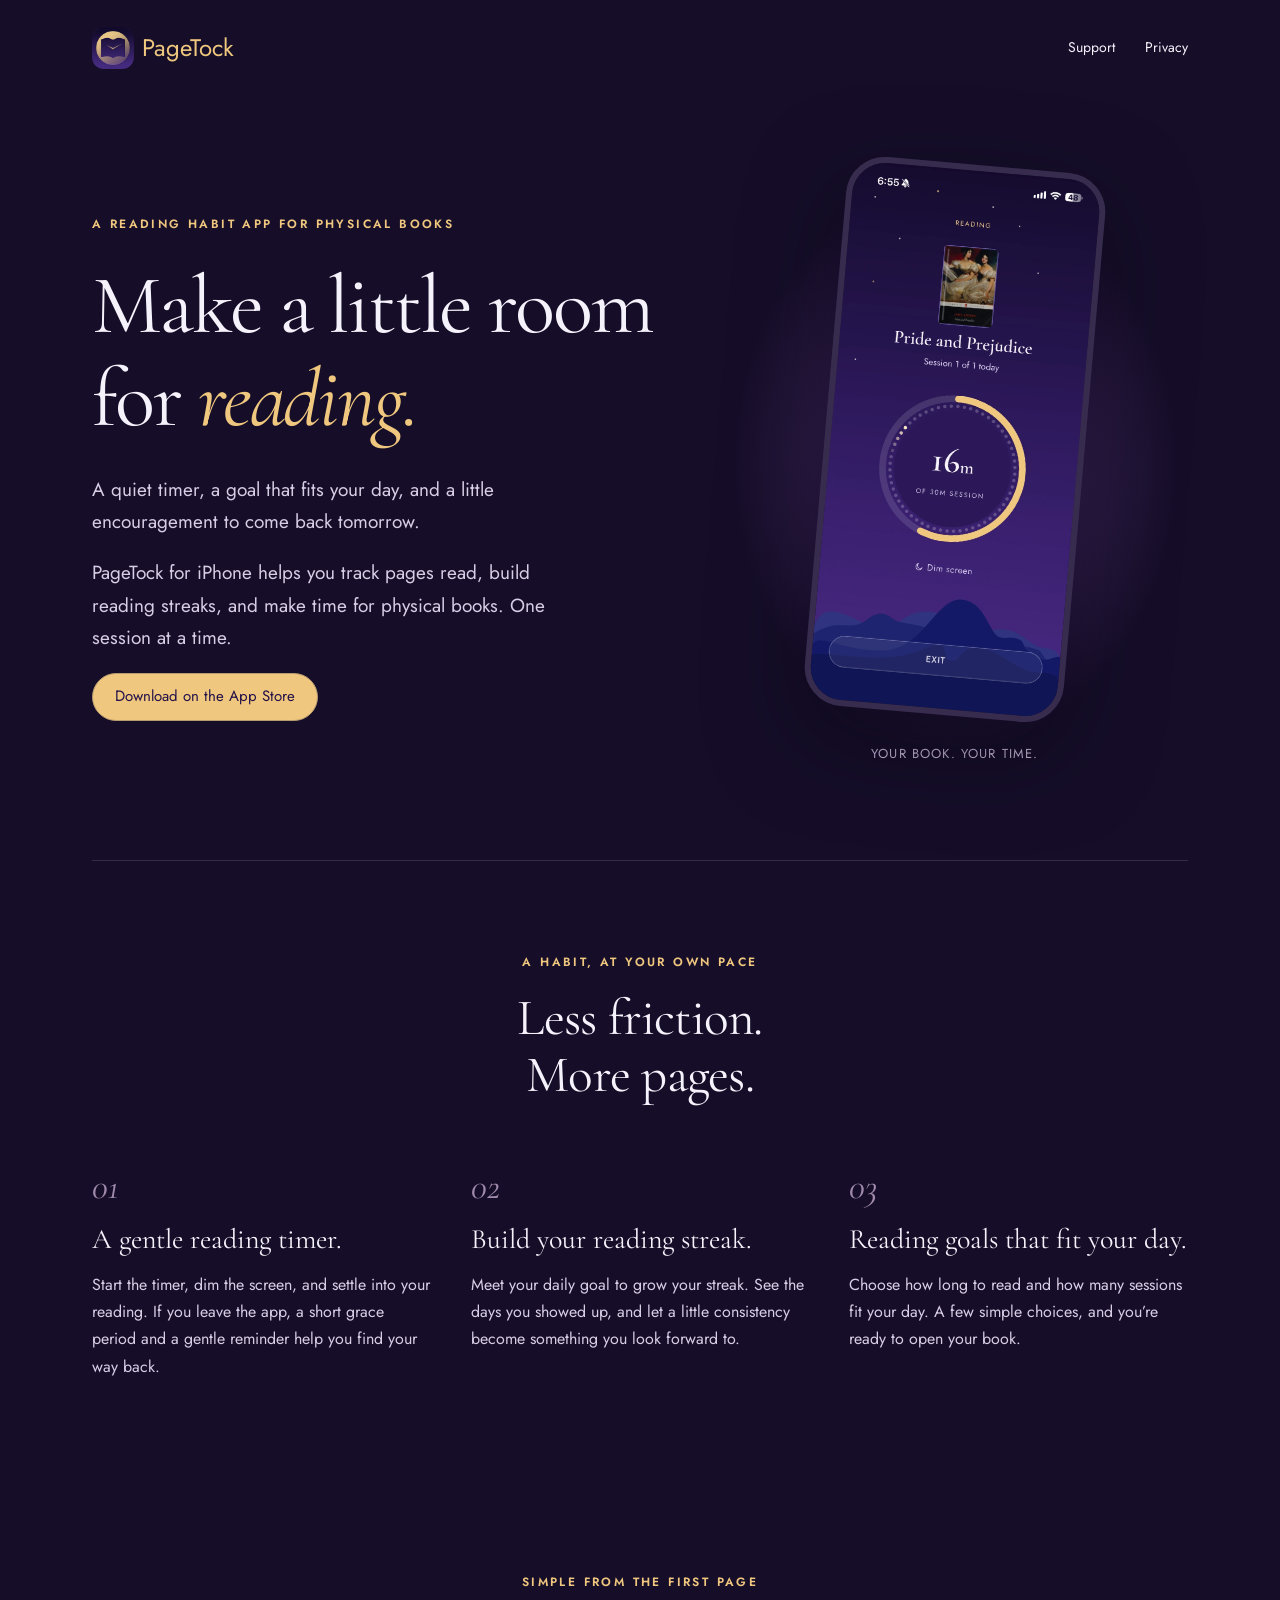
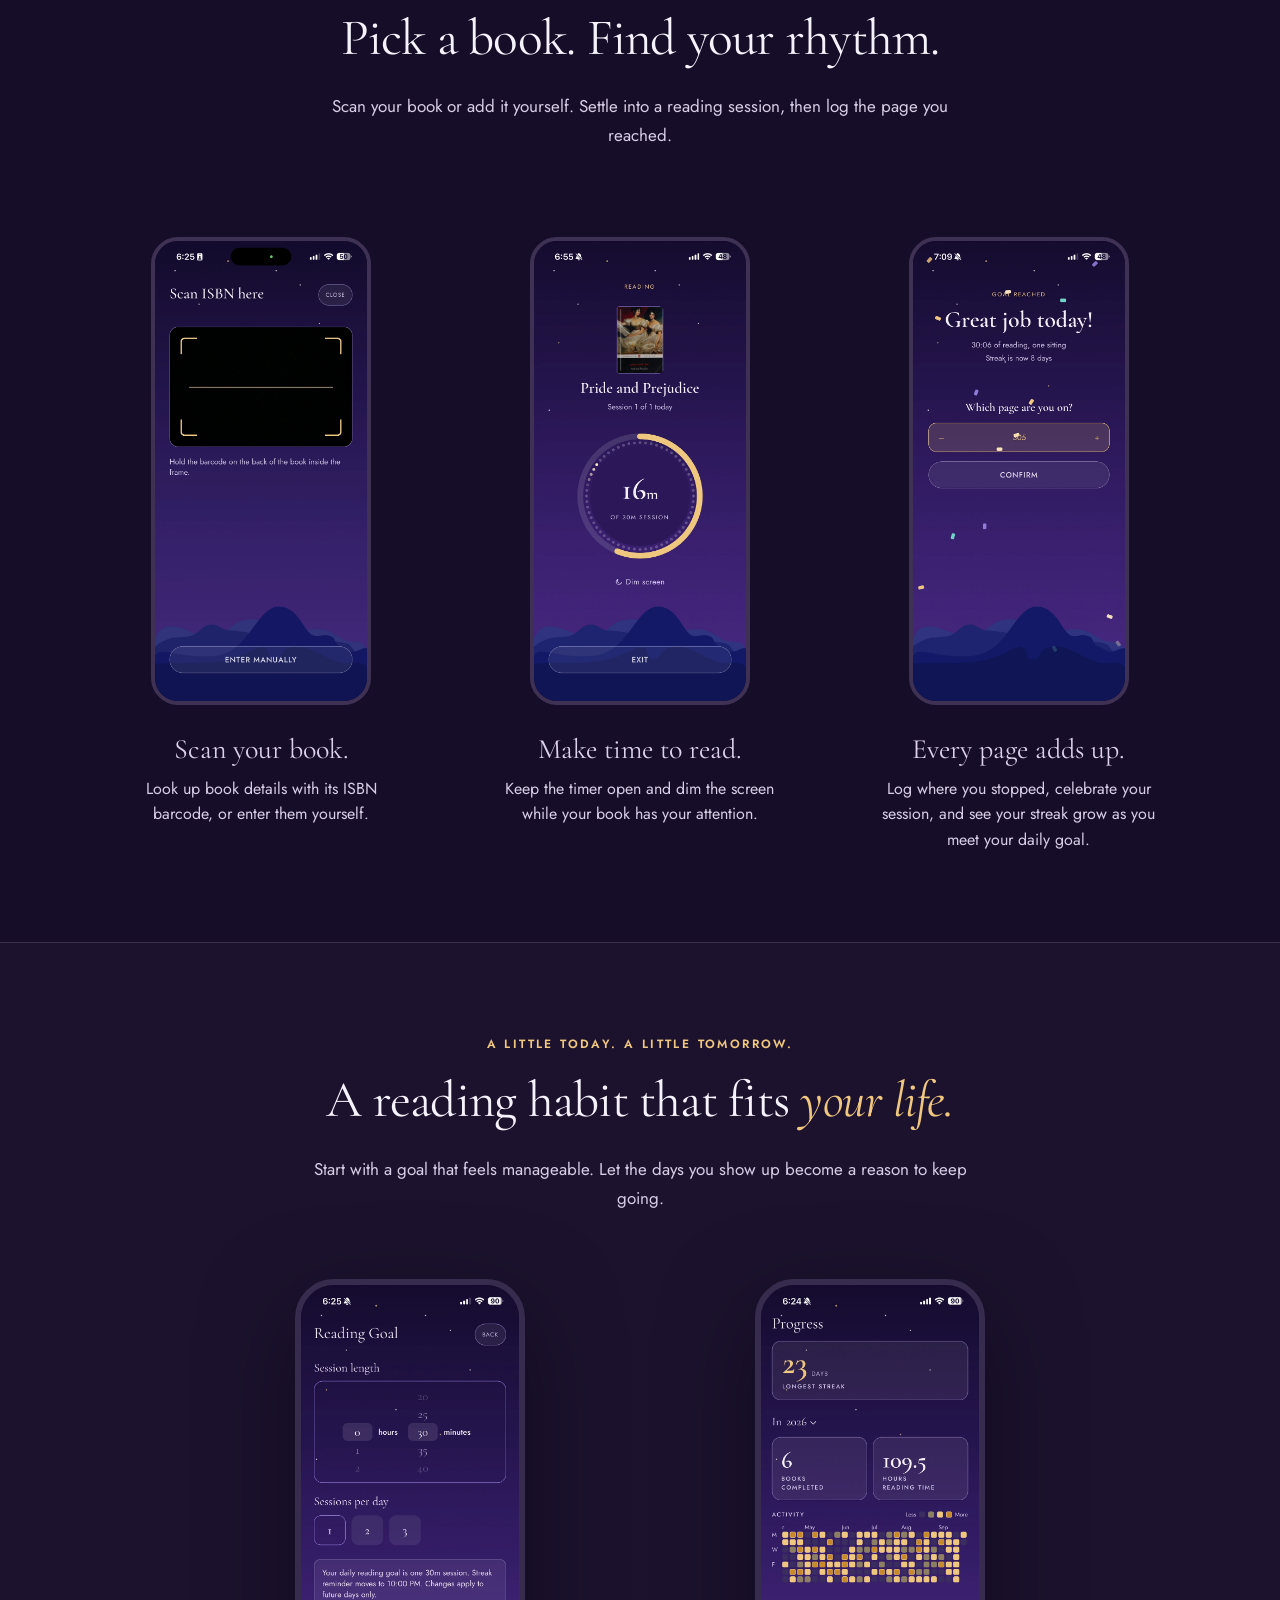
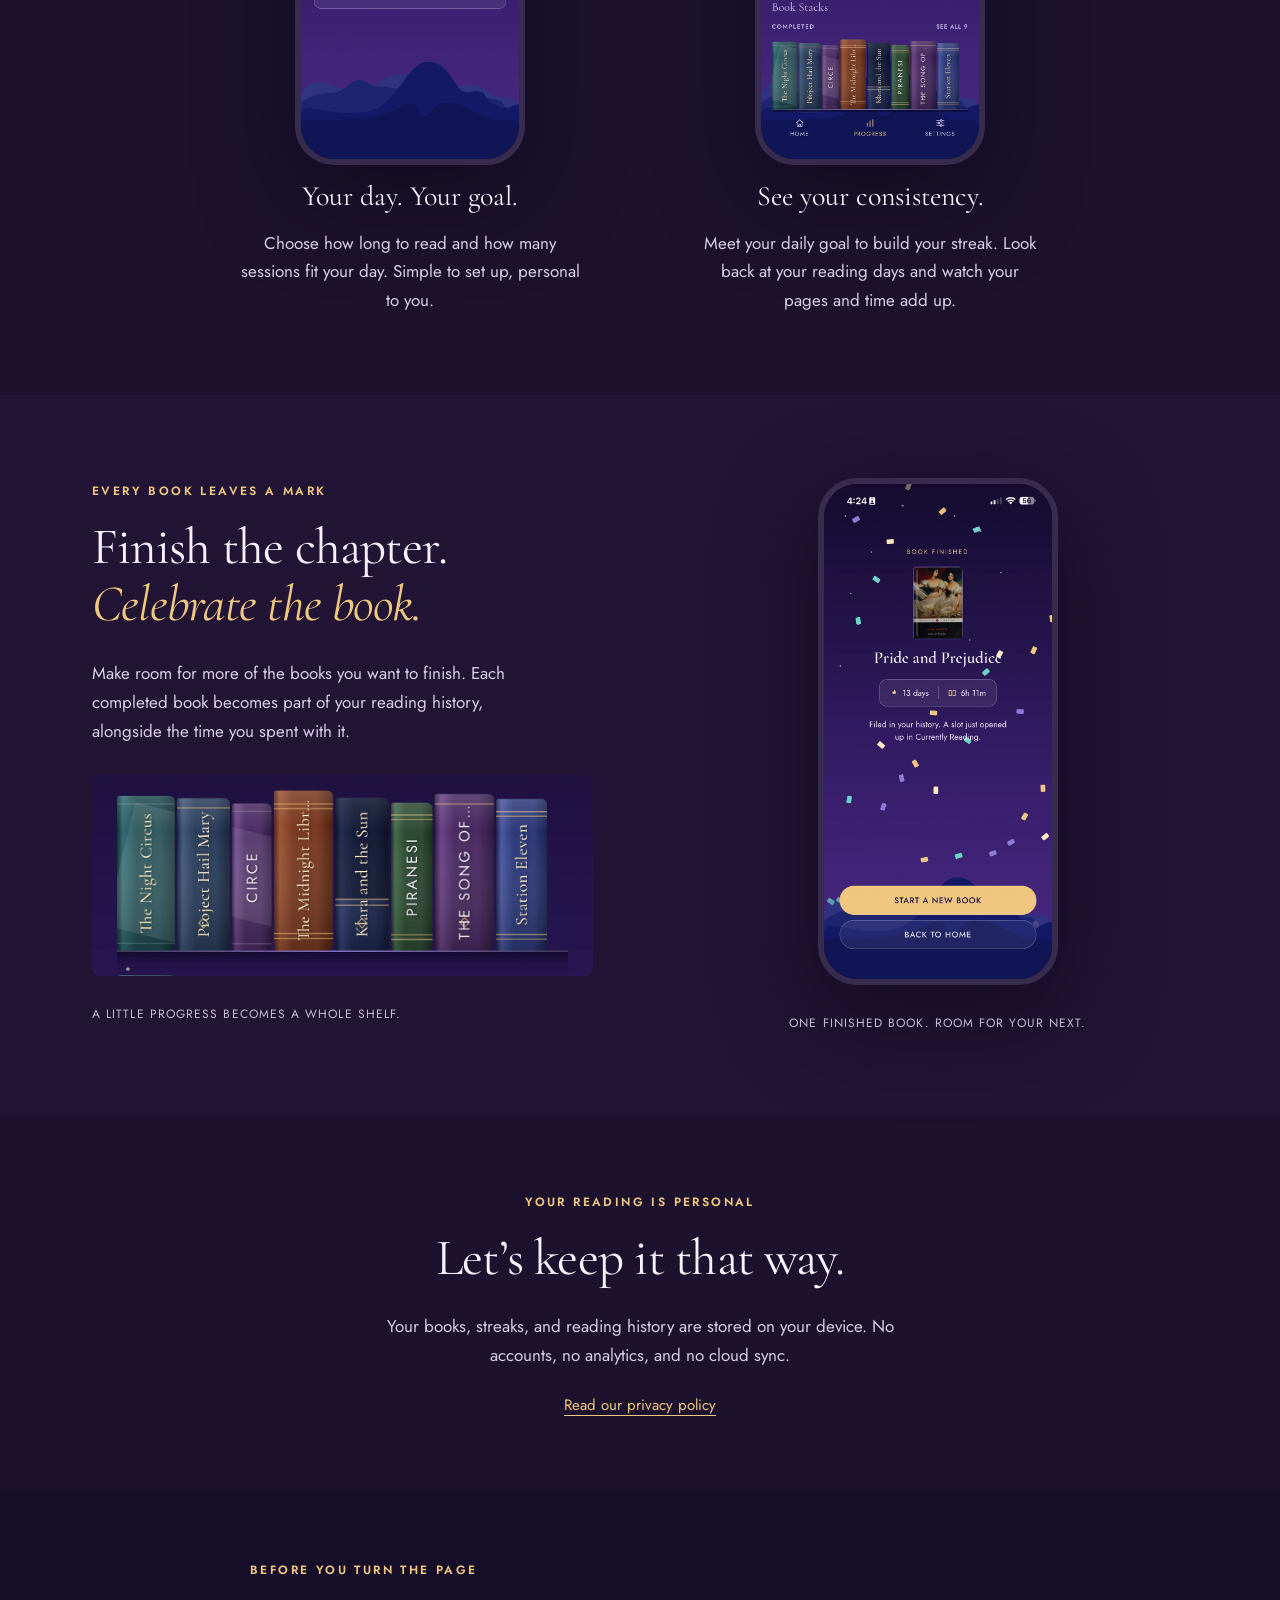
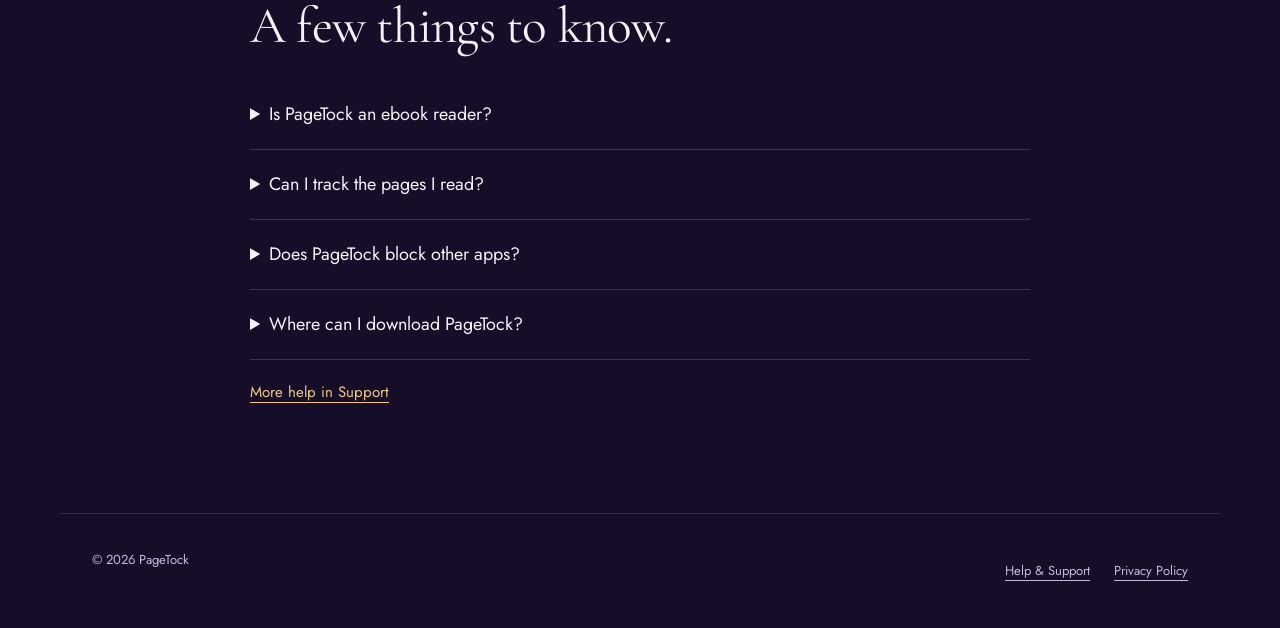
<file: index.html>
<!doctype html><html lang="en"><head><meta charset="utf-8"><meta name="viewport" content="width=device-width,initial-scale=1"><meta name="description" content="Build a reading habit with PageTock for iPhone. A gentle reading timer, page tracking, daily goals, streaks, and ISBN scanning for your physical books."><meta name="theme-color" content="#160e29"><title>PageTock — Reading Habit App for Physical Books</title><link rel="icon" href="./assets/favicon.png"><link rel="stylesheet" href="./style.css?v=7"><script src="./site.js" defer></script><script type="application/ld+json">{"@context": "https://schema.org", "@type": "MobileApplication", "@id": "https://gwynethchan.github.io/pagetock/#app", "name": "PageTock", "url": "https://gwynethchan.github.io/pagetock/", "operatingSystem": "iOS", "description": "A reading habit app for physical books, with a gentle reading timer, page tracking, daily goals, reading streaks, and ISBN scanning.", "image": "https://gwynethchan.github.io/pagetock/assets/icon.png", "downloadUrl": "https://apps.apple.com/us/app/pagetock/id6817536603", "featureList": ["Gentle reading timer", "Page tracking", "Daily reading goals", "Reading streaks", "ISBN scanning"]}</script><link rel="canonical" href="https://gwynethchan.github.io/pagetock/"><meta property="og:type" content="website"><meta property="og:site_name" content="PageTock"><meta property="og:title" content="PageTock — Reading Habit App for Physical Books"><meta property="og:description" content="Build a reading habit with PageTock for iPhone. A gentle reading timer, page tracking, daily goals, streaks, and ISBN scanning for your physical books."><meta property="og:url" content="https://gwynethchan.github.io/pagetock/"><meta property="og:image" content="https://gwynethchan.github.io/pagetock/assets/icon.png"><meta property="og:image:alt" content="PageTock app icon"><meta name="twitter:card" content="summary"><meta name="twitter:title" content="PageTock — Reading Habit App for Physical Books"><meta name="twitter:description" content="Build a reading habit with PageTock for iPhone. A gentle reading timer, page tracking, daily goals, streaks, and ISBN scanning for your physical books."><meta name="twitter:image" content="https://gwynethchan.github.io/pagetock/assets/icon.png"><meta name="twitter:image:alt" content="PageTock app icon"><meta name="google-site-verification" content="8LwCu1gjyt4W1ltbxo21OJOuk5ajaL7qKdxdIEeL744" /></head><body><a class="skip" href="#main">Skip to content</a><nav aria-label="Main navigation"><a class="brand" href="./"><img src="./assets/icon-nav.png" alt="" width="42" height="42">PageTock</a><div class="links"><a href="./support/">Support</a><a href="./privacy/">Privacy</a></div></nav><main id="main"><div class="wrap"><section class="hero"><div><span class="eyebrow">A reading habit app for physical books</span><h1>Make a little room<br>for <em>reading.</em></h1><p>A quiet timer, a goal that fits your day, and a little encouragement to come back tomorrow.</p><p>PageTock for iPhone helps you track pages read, build reading streaks, and make time for physical books. One session at a time.</p><a class="button" href="https://apps.apple.com/us/app/pagetock/id6817536603">Download on the App Store</a></div><div class="hero-visual"><img class="phone" fetchpriority="high" src="./assets/timer-dim.webp" alt="PageTock’s reading timer showing 16 minutes of a 30-minute session and a Dim screen button" width="1320" height="2868"><div class="caption">YOUR BOOK. YOUR TIME.</div></div></section><div class="divider"></div><section><div class="intro"><span class="eyebrow">A habit, at your own pace</span><h2>Less friction.<br>More pages.</h2></div><div class="features"><article class="feature"><span class="number">01</span><h3>A gentle reading timer.</h3><p>Start the timer, dim the screen, and settle into your reading. If you leave the app, a short grace period and a gentle reminder help you find your way back.</p></article><article class="feature"><span class="number">02</span><h3>Build your reading streak.</h3><p>Meet your daily goal to grow your streak. See the days you showed up, and let a little consistency become something you look forward to.</p></article><article class="feature"><span class="number">03</span><h3>Reading goals that fit your day.</h3><p>Choose how long to read and how many sessions fit your day. A few simple choices, and you’re ready to open your book.</p></article></div></section></div><section class="wrap walkthrough" aria-labelledby="walkthrough-title"><div class="intro"><span class="eyebrow">Simple from the first page</span><h2 id="walkthrough-title">Pick a book. Find your rhythm.</h2><p>Scan your book or add it yourself. Settle into a reading session, then log the page you reached.</p></div><div class="screens"><figure><img src="./assets/scan-isbn.webp" alt="ISBN scanner with a barcode frame and an Enter manually option" loading="lazy" width="1320" height="2868"><figcaption><h3>Scan your book.</h3><p>Look up book details with its ISBN barcode, or enter them yourself.</p></figcaption></figure><figure><img src="./assets/timer-dim.webp" alt="Reading timer with a Dim screen button beneath the session progress ring" loading="lazy" width="1320" height="2868"><figcaption><h3>Make time to read.</h3><p>Keep the timer open and dim the screen while your book has your attention.</p></figcaption></figure><figure><img src="./assets/session-completed.webp" alt="Completed reading session showing an eight-day streak and a field to log the current page" loading="lazy" width="1320" height="2868"><figcaption><h3>Every page adds up.</h3><p>Log where you stopped, celebrate your session, and see your streak grow as you meet your daily goal.</p></figcaption></figure></div></section><section class="habit divider"><div class="wrap"><div class="intro"><span class="eyebrow">A little today. A little tomorrow.</span><h2>A reading habit that fits <em>your life.</em></h2><p>Start with a goal that feels manageable. Let the days you show up become a reason to keep going.</p></div><div class="habit-grid"><article><img class="phone" src="./assets/reading-goal.webp" alt="Reading goal settings for session length and number of sessions per day" loading="lazy" width="1320" height="2868"><div><h3>Your day. Your goal.</h3><p>Choose how long to read and how many sessions fit your day. Simple to set up, personal to you.</p></div></article><article><img class="phone" src="./assets/progress.webp" alt="Reading progress with activity history, statistics, and completed books" loading="lazy" width="1320" height="2868"><div><h3>See your consistency.</h3><p>Meet your daily goal to build your streak. Look back at your reading days and watch your pages and time add up.</p></div></article></div></div></section><section class="story"><div class="wrap story-grid"><div><span class="eyebrow">Every book leaves a mark</span><h2>Finish the chapter.<br><em>Celebrate the book.</em></h2><p>Make room for more of the books you want to finish. Each completed book becomes part of your reading history, alongside the time you spent with it.</p><div class="shelf-window"><img src="./assets/bookshelf.webp" alt="A PageTock bookshelf showing the spines of completed books" loading="lazy" width="1320" height="2868"></div><p class="caption">A LITTLE PROGRESS BECOMES A WHOLE SHELF.</p></div><figure class="celebration"><img class="phone" src="./assets/book-completed.webp" alt="Book finished celebration for Pride and Prejudice with 13 days and six hours eleven minutes of reading" loading="lazy" width="1320" height="2868"><figcaption class="caption">ONE FINISHED BOOK. ROOM FOR YOUR NEXT.</figcaption></figure></div></section><section class="quiet"><span class="eyebrow">Your reading is personal</span><h2>Let’s keep it that way.</h2><p>Your books, streaks, and reading history are stored on your device. No accounts, no analytics, and no cloud sync.</p><a class="small-link" href="./privacy/">Read our privacy policy</a></section><section class="wrap"><div class="faq"><span class="eyebrow">Before you turn the page</span><h2>A few things to know.</h2><details><summary>Is PageTock an ebook reader?</summary><p>PageTock is a reading companion designed with physical books in mind. It helps you make time to read and track your progress; it doesn’t contain ebooks.</p></details><details><summary>Can I track the pages I read?</summary><p>Yes. Log the page you reached after a reading session, so you can keep track of your progress through each book.</p></details><details><summary>Does PageTock block other apps?</summary><p>No. PageTock encourages focus with an on-screen timer. Leaving the app pauses your reading time and starts a five-minute grace period. You stay in control of your phone.</p></details><details><summary>Where can I download PageTock?</summary><p>PageTock is now available for iPhone on the US App Store. <a href="https://apps.apple.com/us/app/pagetock/id6817536603">Download PageTock</a> and start your next reading session.</p></details><p><a class="small-link" href="./support/">More help in Support</a></p></div></section></main><footer class="divider"><span>© 2026 PageTock</span><div><a href="./support/">Help &amp; Support</a><a href="./privacy/">Privacy Policy</a></div></footer></body></html>
</file>
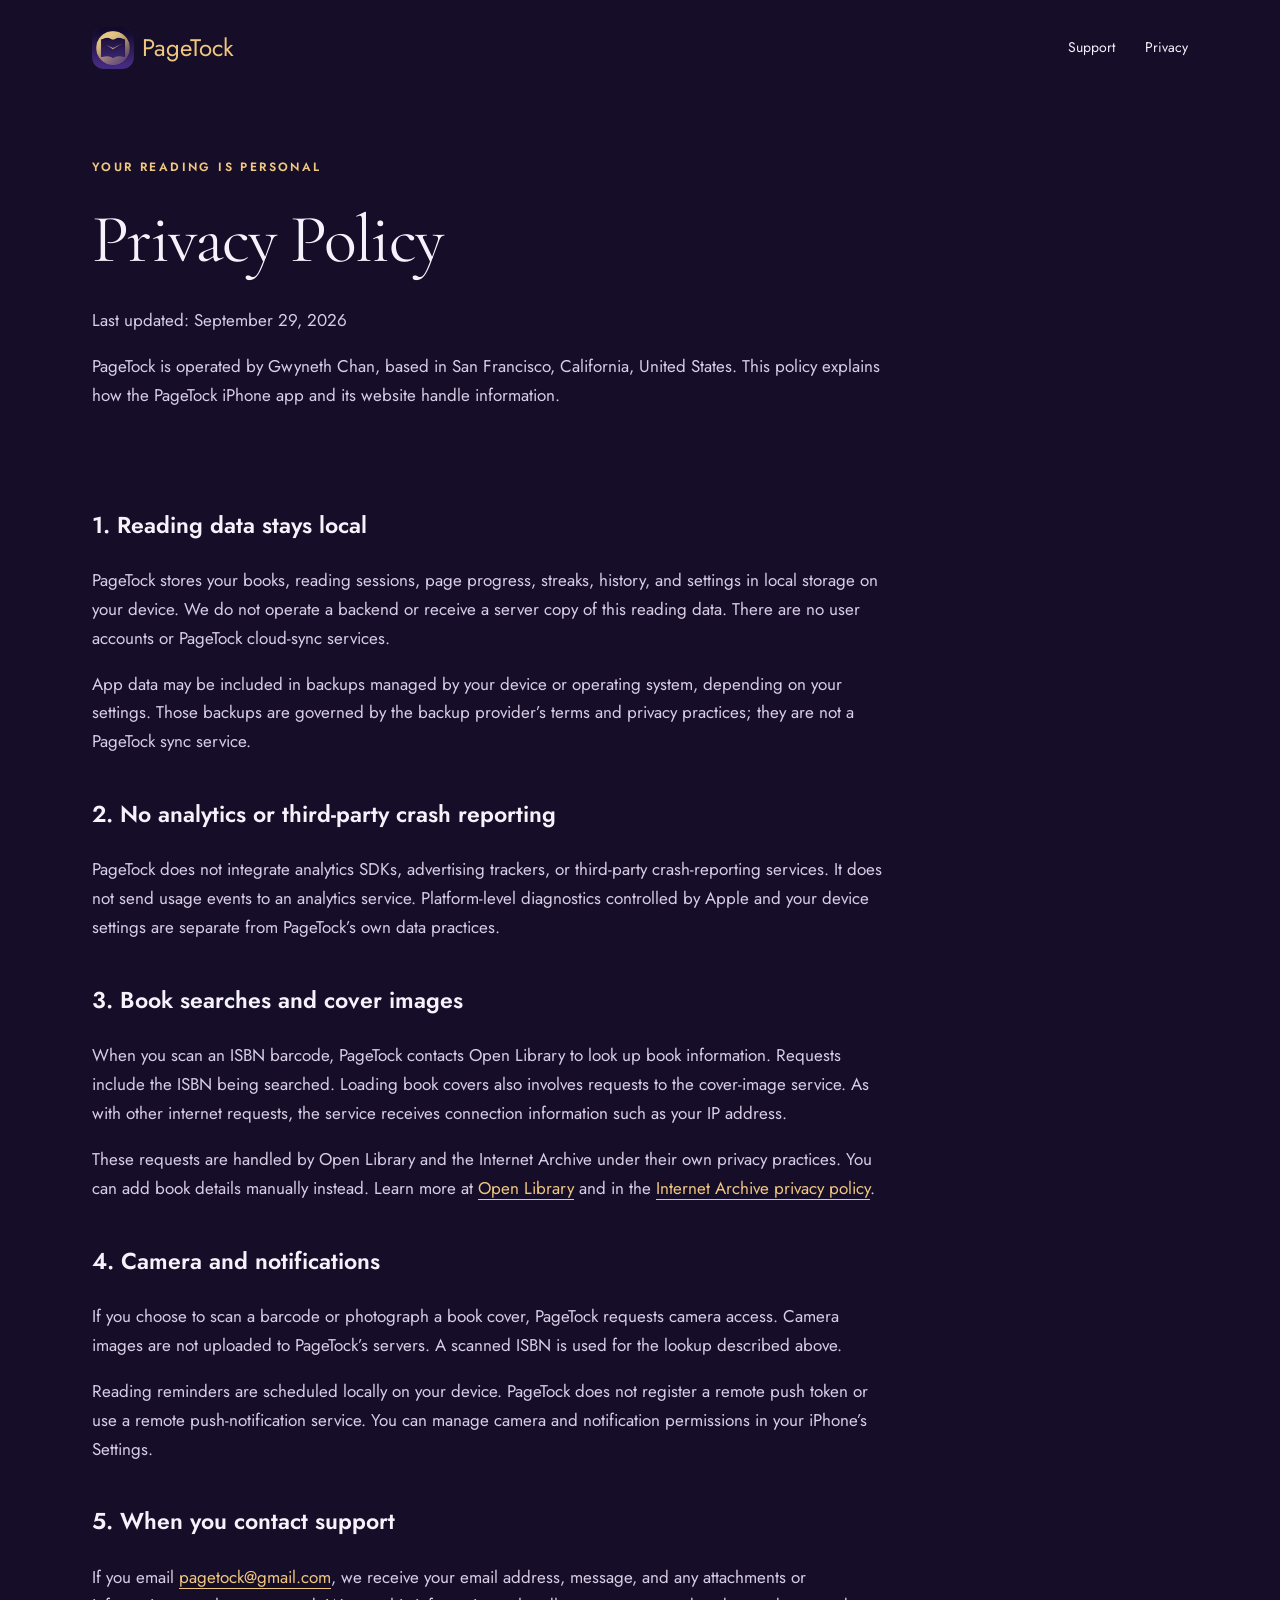
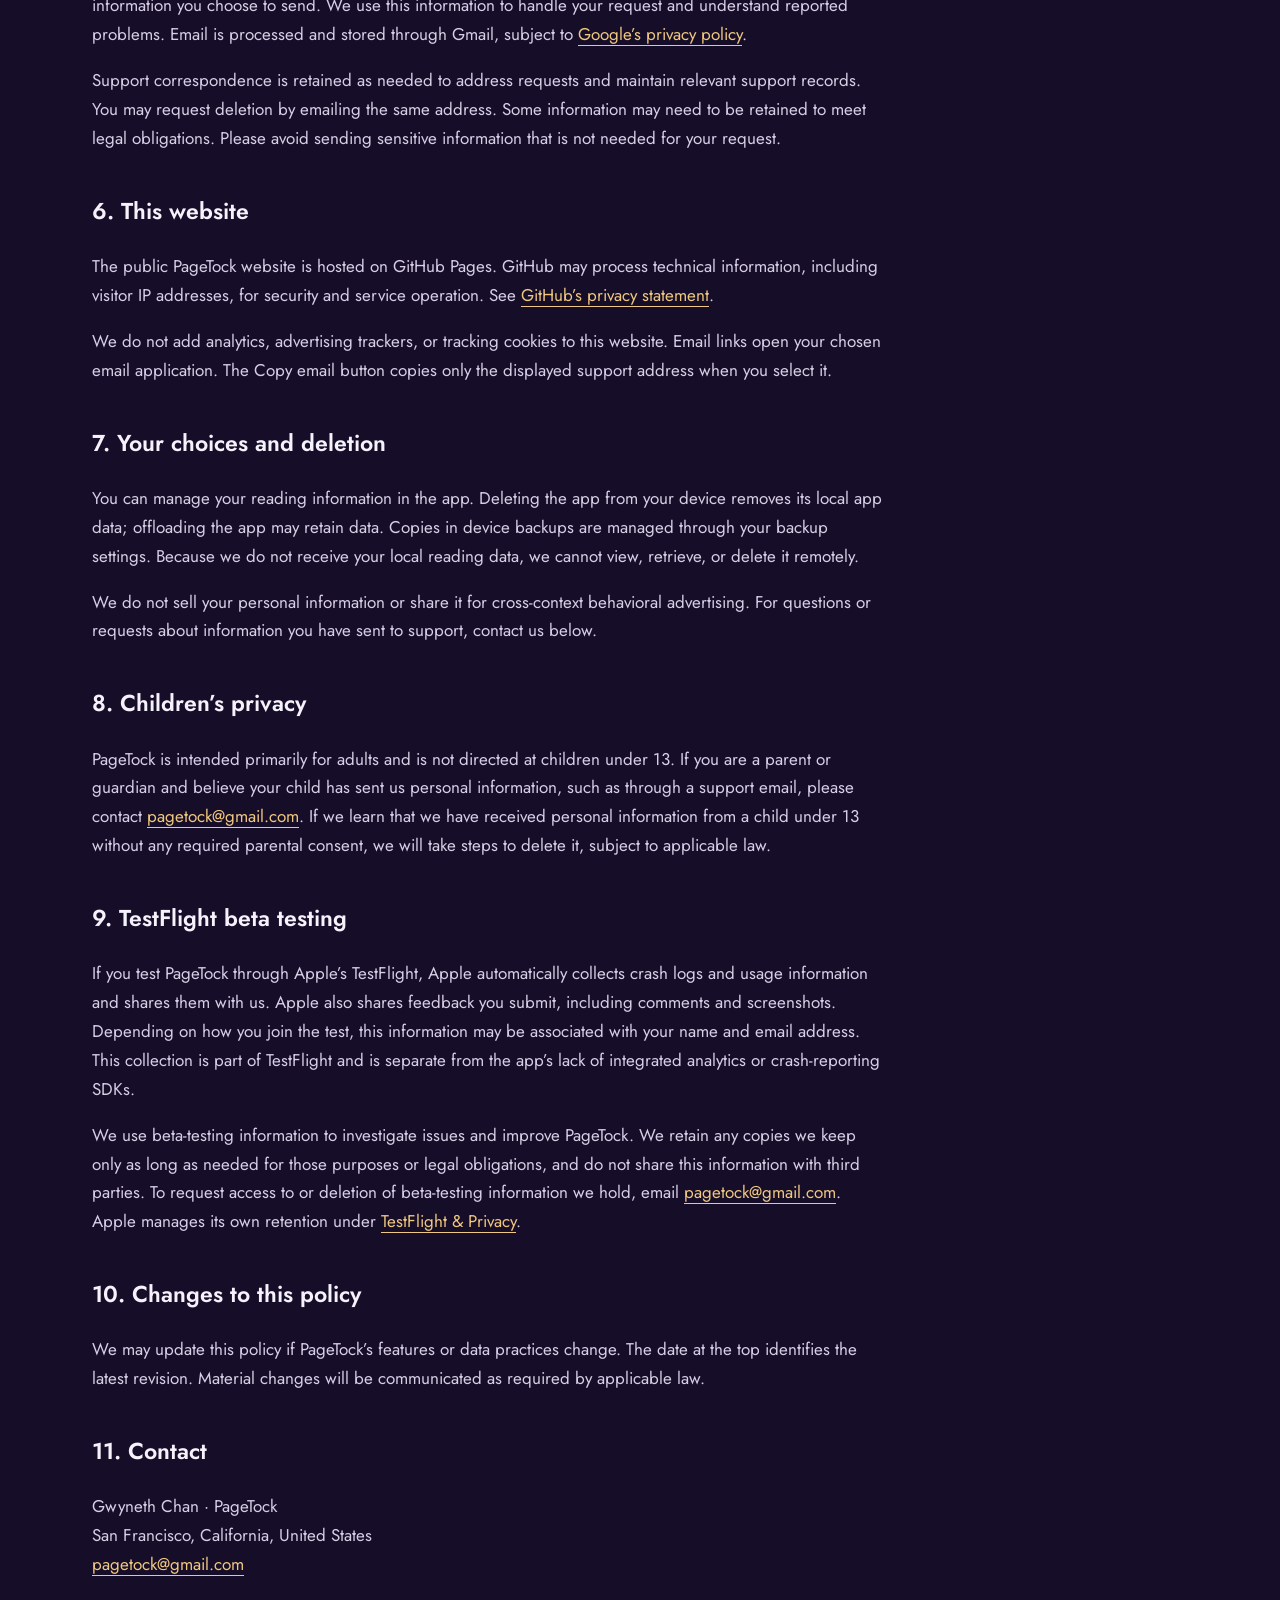
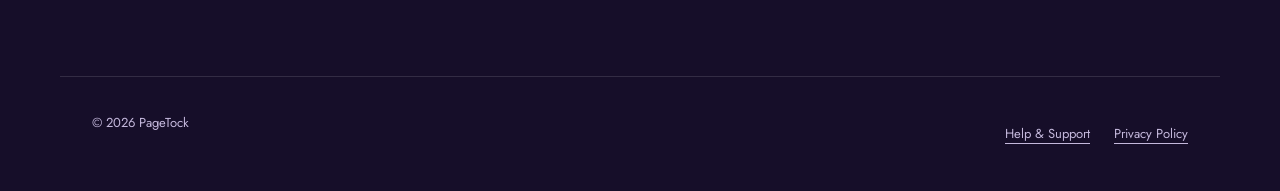
<file: privacy/index.html>
<!doctype html><html lang="en"><head><meta charset="utf-8"><meta name="viewport" content="width=device-width,initial-scale=1"><meta name="description" content="How PageTock handles local reading data, book lookups, reminders, support email, and website visits."><meta name="theme-color" content="#160e29"><title>Privacy Policy — PageTock</title><link rel="icon" href="../assets/favicon.png"><link rel="stylesheet" href="../style.css?v=7"><script src="../site.js" defer></script><link rel="canonical" href="https://gwynethchan.github.io/pagetock/privacy/"><meta property="og:type" content="website"><meta property="og:site_name" content="PageTock"><meta property="og:title" content="Privacy Policy — PageTock"><meta property="og:description" content="How PageTock handles local reading data, book lookups, reminders, support email, and website visits."><meta property="og:url" content="https://gwynethchan.github.io/pagetock/privacy/"><meta property="og:image" content="https://gwynethchan.github.io/pagetock/assets/icon.png"><meta property="og:image:alt" content="PageTock app icon"><meta name="twitter:card" content="summary"><meta name="twitter:title" content="Privacy Policy — PageTock"><meta name="twitter:description" content="How PageTock handles local reading data, book lookups, reminders, support email, and website visits."><meta name="twitter:image" content="https://gwynethchan.github.io/pagetock/assets/icon.png"><meta name="twitter:image:alt" content="PageTock app icon"></head><body><a class="skip" href="#main">Skip to content</a><nav aria-label="Main navigation"><a class="brand" href="../"><img src="../assets/icon-nav.png" alt="" width="42" height="42">PageTock</a><div class="links"><a href="../support/">Support</a><a href="../privacy/">Privacy</a></div></nav><main id="main"><div class="wrap"><header class="page-head"><span class="eyebrow">Your reading is personal</span><h1>Privacy Policy</h1><p>Last updated: September 29, 2026</p><p>PageTock is operated by Gwyneth Chan, based in San Francisco, California, United States. This policy explains how the PageTock iPhone app and its website handle information.</p></header><article class="legal"><h2>1. Reading data stays local</h2><p>PageTock stores your books, reading sessions, page progress, streaks, history, and settings in local storage on your device. We do not operate a backend or receive a server copy of this reading data. There are no user accounts or PageTock cloud-sync services.</p><p>App data may be included in backups managed by your device or operating system, depending on your settings. Those backups are governed by the backup provider’s terms and privacy practices; they are not a PageTock sync service.</p><h2>2. No analytics or third-party crash reporting</h2><p>PageTock does not integrate analytics SDKs, advertising trackers, or third-party crash-reporting services. It does not send usage events to an analytics service. Platform-level diagnostics controlled by Apple and your device settings are separate from PageTock’s own data practices.</p><h2>3. Book searches and cover images</h2><p>When you scan an ISBN barcode, PageTock contacts Open Library to look up book information. Requests include the ISBN being searched. Loading book covers also involves requests to the cover-image service. As with other internet requests, the service receives connection information such as your IP address.</p><p>These requests are handled by Open Library and the Internet Archive under their own privacy practices. You can add book details manually instead. Learn more at <a href="https://openlibrary.org/">Open Library</a> and in the <a href="https://archive.org/about/terms.php">Internet Archive privacy policy</a>.</p><h2>4. Camera and notifications</h2><p>If you choose to scan a barcode or photograph a book cover, PageTock requests camera access. Camera images are not uploaded to PageTock’s servers. A scanned ISBN is used for the lookup described above.</p><p>Reading reminders are scheduled locally on your device. PageTock does not register a remote push token or use a remote push-notification service. You can manage camera and notification permissions in your iPhone’s Settings.</p><h2>5. When you contact support</h2><p>If you email <a href="mailto:pagetock@gmail.com">pagetock@gmail.com</a>, we receive your email address, message, and any attachments or information you choose to send. We use this information to handle your request and understand reported problems. Email is processed and stored through Gmail, subject to <a href="https://policies.google.com/privacy">Google’s privacy policy</a>.</p><p>Support correspondence is retained as needed to address requests and maintain relevant support records. You may request deletion by emailing the same address. Some information may need to be retained to meet legal obligations. Please avoid sending sensitive information that is not needed for your request.</p><h2>6. This website</h2><p>The public PageTock website is hosted on GitHub Pages. GitHub may process technical information, including visitor IP addresses, for security and service operation. See <a href="https://docs.github.com/en/site-policy/privacy-policies/github-general-privacy-statement">GitHub’s privacy statement</a>.</p><p>We do not add analytics, advertising trackers, or tracking cookies to this website. Email links open your chosen email application. The Copy email button copies only the displayed support address when you select it.</p><h2>7. Your choices and deletion</h2><p>You can manage your reading information in the app. Deleting the app from your device removes its local app data; offloading the app may retain data. Copies in device backups are managed through your backup settings. Because we do not receive your local reading data, we cannot view, retrieve, or delete it remotely.</p><p>We do not sell your personal information or share it for cross-context behavioral advertising. For questions or requests about information you have sent to support, contact us below.</p><h2>8. Children’s privacy</h2><p>PageTock is intended primarily for adults and is not directed at children under 13. If you are a parent or guardian and believe your child has sent us personal information, such as through a support email, please contact <a href="mailto:pagetock@gmail.com">pagetock@gmail.com</a>. If we learn that we have received personal information from a child under 13 without any required parental consent, we will take steps to delete it, subject to applicable law.</p><h2>9. TestFlight beta testing</h2><p>If you test PageTock through Apple’s TestFlight, Apple automatically collects crash logs and usage information and shares them with us. Apple also shares feedback you submit, including comments and screenshots. Depending on how you join the test, this information may be associated with your name and email address. This collection is part of TestFlight and is separate from the app’s lack of integrated analytics or crash-reporting SDKs.</p><p>We use beta-testing information to investigate issues and improve PageTock. We retain any copies we keep only as long as needed for those purposes or legal obligations, and do not share this information with third parties. To request access to or deletion of beta-testing information we hold, email <a href="mailto:pagetock@gmail.com">pagetock@gmail.com</a>. Apple manages its own retention under <a href="https://www.apple.com/legal/privacy/data/en/test-flight/">TestFlight &amp; Privacy</a>.</p><h2>10. Changes to this policy</h2><p>We may update this policy if PageTock’s features or data practices change. The date at the top identifies the latest revision. Material changes will be communicated as required by applicable law.</p><h2>11. Contact</h2><p>Gwyneth Chan · PageTock<br>San Francisco, California, United States<br><a href="mailto:pagetock@gmail.com">pagetock@gmail.com</a></p></article></div></main><footer class="divider"><span>© 2026 PageTock</span><div><a href="../support/">Help &amp; Support</a><a href="../privacy/">Privacy Policy</a></div></footer></body></html>
</file>
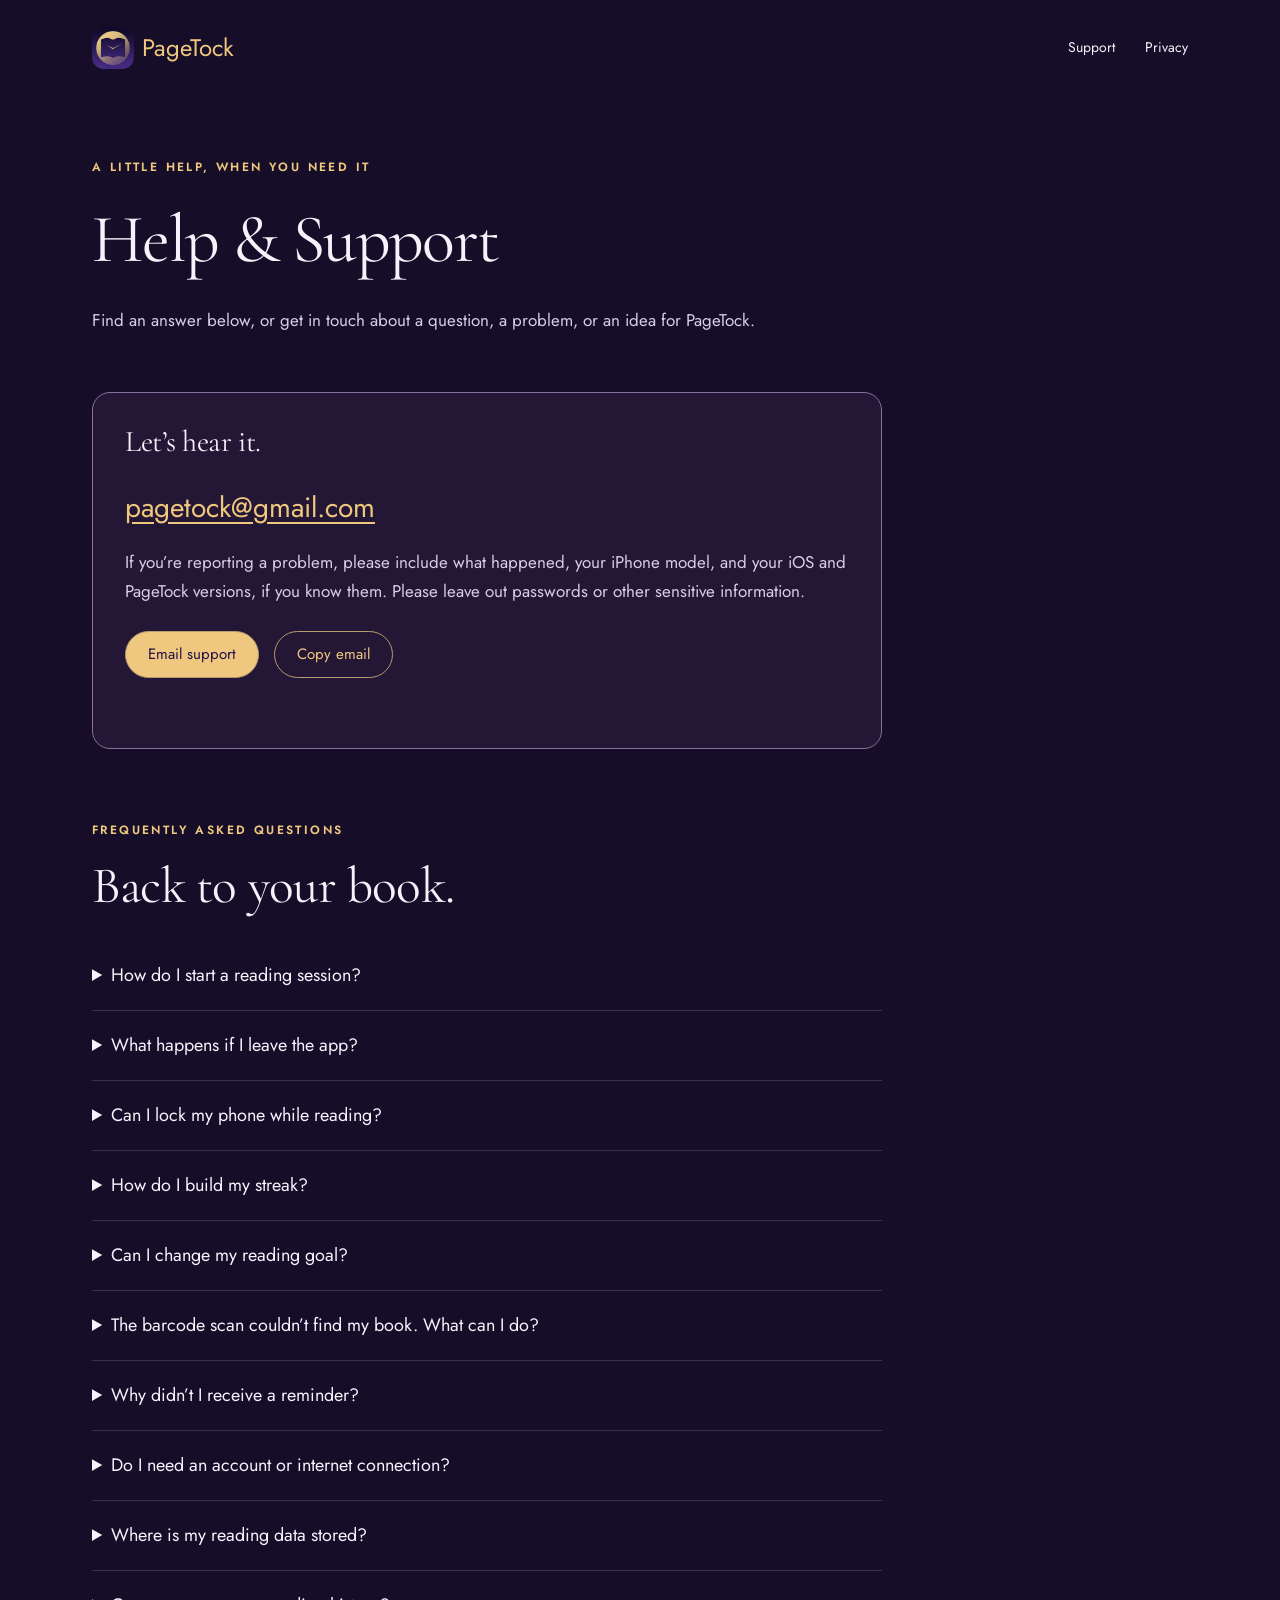
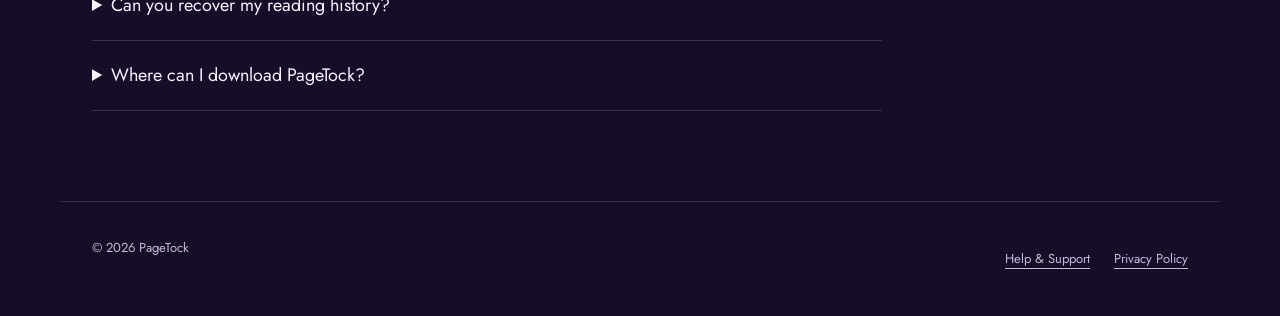
<file: support/index.html>
<!doctype html><html lang="en"><head><meta charset="utf-8"><meta name="viewport" content="width=device-width,initial-scale=1"><meta name="description" content="Get help with PageTock reading sessions, goals, streaks, and data. Contact pagetock@gmail.com."><meta name="theme-color" content="#160e29"><title>Help & Support — PageTock</title><link rel="icon" href="../assets/favicon.png"><link rel="stylesheet" href="../style.css?v=7"><script src="../site.js" defer></script><link rel="canonical" href="https://gwynethchan.github.io/pagetock/support/"><meta property="og:type" content="website"><meta property="og:site_name" content="PageTock"><meta property="og:title" content="Help &amp; Support — PageTock"><meta property="og:description" content="Get help with PageTock reading sessions, goals, streaks, and data. Contact pagetock@gmail.com."><meta property="og:url" content="https://gwynethchan.github.io/pagetock/support/"><meta property="og:image" content="https://gwynethchan.github.io/pagetock/assets/icon.png"><meta property="og:image:alt" content="PageTock app icon"><meta name="twitter:card" content="summary"><meta name="twitter:title" content="Help &amp; Support — PageTock"><meta name="twitter:description" content="Get help with PageTock reading sessions, goals, streaks, and data. Contact pagetock@gmail.com."><meta name="twitter:image" content="https://gwynethchan.github.io/pagetock/assets/icon.png"><meta name="twitter:image:alt" content="PageTock app icon"></head><body><a class="skip" href="#main">Skip to content</a><nav aria-label="Main navigation"><a class="brand" href="../"><img src="../assets/icon-nav.png" alt="" width="42" height="42">PageTock</a><div class="links"><a href="../support/">Support</a><a href="../privacy/">Privacy</a></div></nav><main id="main"><div class="wrap"><header class="page-head"><span class="eyebrow">A little help, when you need it</span><h1>Help &amp; Support</h1><p>Find an answer below, or get in touch about a question, a problem, or an idea for PageTock.</p></header><section class="contact" aria-labelledby="contact-title"><h2 id="contact-title">Let’s hear it.</h2><a class="email" href="mailto:pagetock@gmail.com">pagetock@gmail.com</a><p>If you’re reporting a problem, please include what happened, your iPhone model, and your iOS and PageTock versions, if you know them. Please leave out passwords or other sensitive information.</p><div class="actions"><a class="button" href="mailto:pagetock@gmail.com?subject=PageTock%20support">Email support</a><button class="button secondary" id="copy-email" type="button" hidden>Copy email</button></div><p class="copy-status" id="copy-status" role="status" aria-live="polite"></p></section><section class="faq support-faq"><span class="eyebrow">Frequently asked questions</span><h2>Back to your book.</h2><details><summary>How do I start a reading session?</summary><p>Add a book by scanning its ISBN barcode or entering the details manually. Set your reading goal, then tap a book on Home to start its timer. You can keep up to three books in progress.</p></details><details><summary>What happens if I leave the app?</summary><p>Reading time pauses and a five-minute grace period begins. Return before it expires to resume. If notifications are allowed, a reminder is scheduled after three minutes away. If the grace period expires before your session goal is met, that session does not count. If you have already met the goal, the session ends.</p></details><details><summary>Can I lock my phone while reading?</summary><p>Currently, locking your phone also starts the five-minute grace period. Keep PageTock open during your session; the timer keeps the screen awake. Use the Dim screen button on the timer for a less distracting screen while you read. Dimming the screen is different from locking your phone. PageTock does not block you from opening other apps.</p></details><details><summary>How do I build my streak?</summary><p>Complete all the sessions in your daily reading goal to make that day count toward your streak. The Progress screen lets you look back at your reading activity and longest streak.</p></details><details><summary>Can I change my reading goal?</summary><p>Yes. Open Settings, then Reading Goal, to choose your session length and one, two, or three sessions per day. Goal changes apply to future days.</p></details><details><summary>The barcode scan couldn’t find my book. What can I do?</summary><p>Book details come from Open Library, and some editions may be missing or incomplete. You can enter the details manually and use your own cover photo instead.</p></details><details><summary>Why didn’t I receive a reminder?</summary><p>Check that notifications are allowed for PageTock in your iPhone’s Settings. Focus settings and notification-delivery settings can affect when alerts appear. PageTock schedules its reminders locally on your device.</p></details><details><summary>Do I need an account or internet connection?</summary><p>No account is required. Your reading sessions and locally stored progress do not need cloud sync. Looking up book details, loading online covers, opening this website, and sending support email require an internet connection.</p></details><details><summary>Where is my reading data stored?</summary><p>Your books, streaks, history, and settings are stored locally on your device. PageTock has no account system or cloud-sync service. Device backups may include app data depending on your iPhone and backup settings. See the <a href="../privacy/">privacy policy</a> for details.</p></details><details><summary>Can you recover my reading history?</summary><p>We don’t hold a server copy of your reading history, so support cannot recover it for you. Deleting the app can remove its local data. Recovery through a device backup depends on your backup settings.</p></details><details><summary>Where can I download PageTock?</summary><p>PageTock is now available for iPhone on the US App Store. <a href="https://apps.apple.com/us/app/pagetock/id6817536603">Download PageTock on the App Store</a>.</p></details></section></div></main><footer class="divider"><span>© 2026 PageTock</span><div><a href="../support/">Help &amp; Support</a><a href="../privacy/">Privacy Policy</a></div></footer></body></html>
</file>
<file: style.css>
@font-face{font-family:"Cormorant Garamond";src:url("assets/fonts/cormorant-garamond.woff2") format("woff2");font-weight:300 700;font-style:normal;font-display:swap}
@font-face{font-family:"Cormorant Garamond";src:url("assets/fonts/cormorant-garamond-italic.woff2") format("woff2");font-weight:300 700;font-style:italic;font-display:swap}
@font-face{font-family:Jost;src:url("assets/fonts/jost.woff2") format("woff2");font-weight:100 900;font-style:normal;font-display:swap}
img{height:auto}
*{box-sizing:border-box}html{scroll-behavior:smooth}body{margin:0;background:#160e29;color:#f6f2fb;font:17px/1.7 Jost,-apple-system,BlinkMacSystemFont,"Segoe UI",sans-serif}a{color:inherit;text-underline-offset:5px}button{font:inherit}a:focus-visible,button:focus-visible,summary:focus-visible{outline:3px solid #f0c77e;outline-offset:5px}h1,h2,h3,.brand{font-family:"Cormorant Garamond",Georgia,serif;font-weight:400;line-height:1.12}h1{font-size:clamp(48px,6.5vw,88px);letter-spacing:-.025em;margin:22px 0 28px}h2{font-size:clamp(34px,4vw,54px);letter-spacing:-.015em;margin:15px 0 25px}h3{font-size:28px;margin:16px 0}p{color:#d7cde5}em{color:#f0c77e;font-weight:400}nav,.wrap,footer{max-width:1160px;margin:auto;padding-left:32px;padding-right:32px}nav{display:flex;align-items:center;justify-content:space-between;gap:20px;padding-top:26px;padding-bottom:26px}nav a{text-decoration:none}nav .links{display:flex;gap:30px;font-size:14px}.brand{font-size:27px;display:flex;align-items:center;gap:12px}.brand img{width:42px;height:42px;border-radius:12px}.eyebrow{color:#f0c77e;font-size:12px;letter-spacing:.2em;text-transform:uppercase;font-weight:600}.hero{display:grid;grid-template-columns:1.2fr 1fr;gap:70px;align-items:center;padding-top:68px;padding-bottom:95px}.hero p{max-width:480px;font-size:19px}.hero-visual{position:relative;text-align:center;background:radial-gradient(ellipse,#513174 0,transparent 67%)}.phone{width:260px;max-width:100%;border:6px solid #382c4e;border-radius:39px;box-shadow:0 30px 90px #07031180;display:block;margin:auto}.hero .phone{transform:rotate(5deg)}.caption{font-size:13px;letter-spacing:.09em;color:#c9badb;margin-top:28px}.status{display:inline-flex;align-items:center;gap:10px;border:1px solid #a78c58;border-radius:30px;padding:12px 23px;color:#f0c77e;font-size:14px;margin-top:20px}.status:before{content:'✦';font-size:16px}.divider{border-top:1px solid #ffffff20}.intro{text-align:center;max-width:660px;margin:auto;padding:85px 0 35px}.features{display:grid;grid-template-columns:repeat(3,1fr);gap:40px;padding-bottom:85px}.number{font:italic 36px "Cormorant Garamond",Georgia,serif;color:#a18aac}.feature p{font-size:16px}.story{background:#211434;padding:80px 0}.story-grid{display:grid;grid-template-columns:1fr 1fr;align-items:center;gap:95px}.story p{max-width:440px}.shelf-window{position:relative;overflow:hidden;aspect-ratio:2.5;border-radius:8px;background:#241344}.shelf-window img{width:100%;display:block;position:absolute;top:-103%}.small-link{color:#f0c77e;font-size:15px}.screens{display:grid;grid-template-columns:repeat(3,1fr);gap:40px;padding:35px 0 90px}.screens figure{margin:0;text-align:center}.screens img{width:220px;border-radius:27px;border:4px solid #3f3154;max-width:100%}.screens figcaption{margin-top:18px;font-size:15px;color:#ddd1ea}.quiet{text-align:center;padding:70px 20px;background:#1c122e}.quiet p{max-width:570px;margin:20px auto}.faq{max-width:780px;margin:0 auto;padding:65px 0 90px}details{border-bottom:1px solid #ffffff26;padding:21px 0}summary{cursor:pointer;font-size:18px;line-height:1.5;padding-right:12px}details p{font-size:16px;margin-bottom:0}footer{display:flex;justify-content:space-between;gap:25px;padding-top:35px;padding-bottom:35px;font-size:13px;color:#c4b8dc}footer div{display:flex;gap:24px}.page-head{max-width:790px;padding-top:55px;padding-bottom:40px}.page-head h1{font-size:clamp(44px,6vw,68px)}.contact{padding:32px;border:1px solid #8a709f;border-radius:18px;background:#231735;max-width:790px}.contact h2{font-size:30px;margin-top:0}.email{font-size:clamp(19px,3vw,28px);color:#f0c77e;overflow-wrap:anywhere}.actions{display:flex;gap:15px;align-items:center;margin-top:25px;flex-wrap:wrap}.button{display:inline-block;text-decoration:none;border:1px solid #b79b6e;border-radius:24px;padding:10px 22px;background:#f0c77e;color:#23124a;cursor:pointer;font-size:15px}.button.secondary{background:transparent;color:#f0c77e}.copy-status{font-size:14px;min-height:24px;margin-bottom:0}.support-faq{margin-left:0;max-width:790px}.legal{max-width:790px;padding-bottom:80px}.legal h2{font-family:inherit;font-weight:600;font-size:23px;letter-spacing:0;margin-top:42px;line-height:1.4}.legal li{color:#d7cde5;margin:10px 0}.legal a{color:#f0c77e}.skip{position:absolute;top:-100px;left:20px;background:#f0c77e;color:#160e29;padding:12px;z-index:10}.skip:focus{top:10px}@media(max-width:760px){nav,.wrap,footer{padding-left:24px;padding-right:24px}nav .links{gap:18px}.brand{font-size:23px}.brand img{width:34px;height:34px}.hero{grid-template-columns:1fr;gap:45px;padding-top:35px;padding-bottom:65px}.hero h1{max-width:520px}.hero-visual{padding:15px}.hero .phone{width:230px;transform:rotate(3deg)}.features{grid-template-columns:1fr;gap:25px;padding-bottom:55px}.feature{border-top:1px solid #ffffff20;padding-top:22px}.intro{padding-top:55px}.story-grid{grid-template-columns:1fr;gap:35px}.story{padding:55px 0}.screens{gap:14px;padding-bottom:50px}.screens img{border-radius:15px;border-width:2px}.screens figcaption{font-size:13px}.faq{padding:40px 0 60px}footer{flex-direction:column;gap:15px}.page-head{padding-top:25px}.contact{padding:24px}}@media(prefers-reduced-motion:reduce){html{scroll-behavior:auto}}
nav .links a,footer a{display:inline-flex;align-items:center;min-height:44px}

/* Product walkthrough and habit-building screenshots. */
.screens figcaption h3{margin:20px 0 10px}.screens figcaption p{font-size:16px;line-height:1.6;max-width:285px;margin:0 auto}.habit{padding-bottom:80px;background:#1c122e}.habit-grid{display:grid;grid-template-columns:1fr 1fr;gap:70px;max-width:850px;margin:15px auto 0}.habit-grid article{text-align:center}.habit-grid .phone{width:230px}.habit-grid p{max-width:340px;margin:0 auto}.celebration{margin:0;text-align:center}.story .shelf-window{margin-top:30px}.story .caption{font-size:12px}.celebration .phone{width:240px}
@media(max-width:760px){.screens{grid-template-columns:1fr;gap:46px}.screens img{width:240px;border-radius:28px;border-width:4px}.screens figcaption h3{font-size:30px}.habit-grid{grid-template-columns:1fr;gap:50px}.habit{padding-bottom:55px}.habit-grid .phone{width:240px}}

/* Brand wordmark matches the app typography. */
.brand{font-family:Jost,-apple-system,BlinkMacSystemFont,"Segoe UI",sans-serif;font-weight:400;font-size:24px;color:#f0c77e;gap:8px}

/* Give the habit heading more room on desktop. */
@media(min-width:761px){.habit .intro{max-width:900px}.habit .intro p{max-width:660px;margin-left:auto;margin-right:auto}}
</file>
